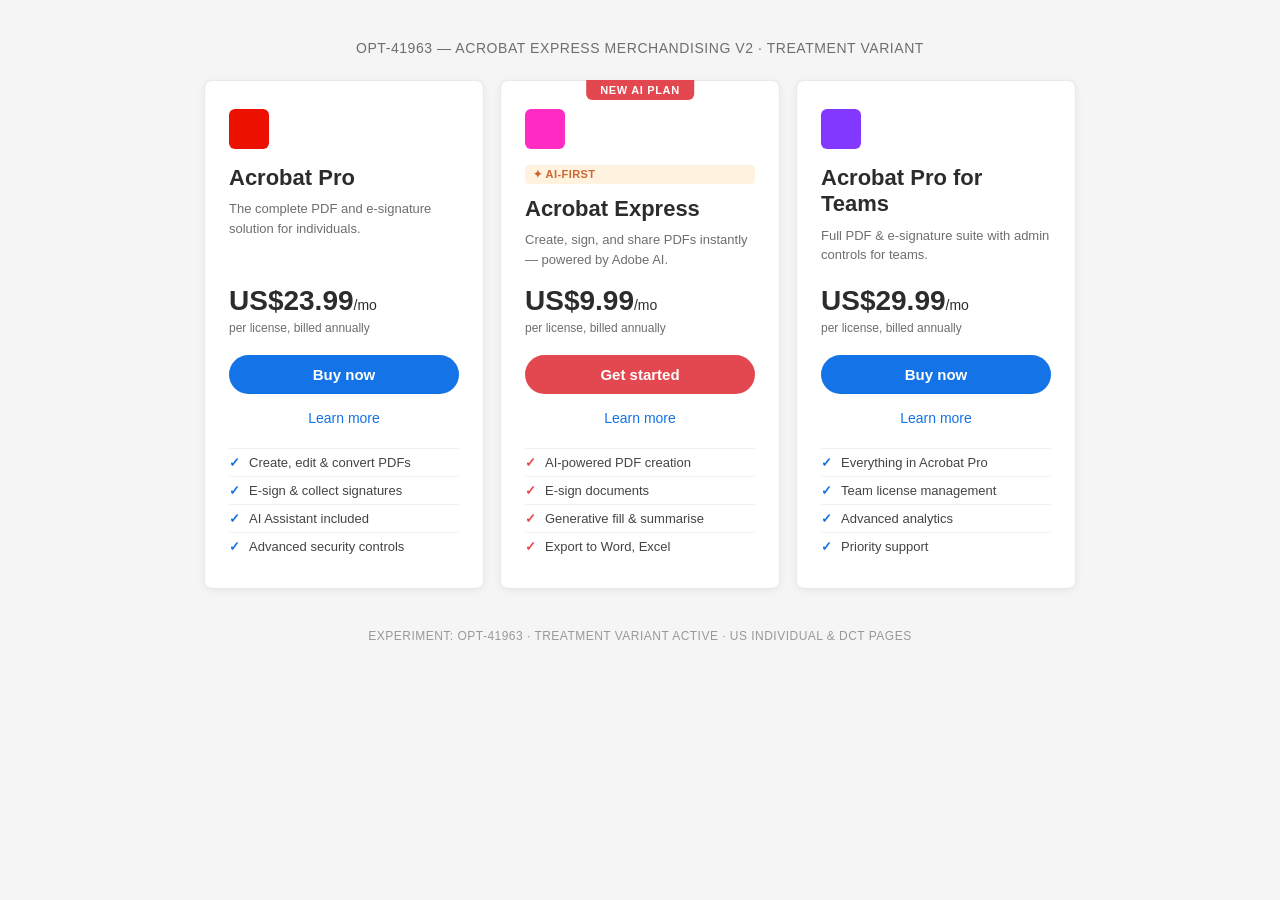
<file: libs/blocks/merch/opt-41963/index.html>
<!DOCTYPE html>
<html lang="en">
<head>
  <meta charset="UTF-8">
  <meta name="viewport" content="width=device-width, initial-scale=1.0">
  <title>OPT-41963 — Acrobat Express Merchandising V2</title>
  <style>
    *, *::before, *::after { box-sizing: border-box; }
    body {
      font-family: 'Adobe Clean', adobe-clean, 'Source Sans Pro', -apple-system, BlinkMacSystemFont, 'Segoe UI', sans-serif;
      background: #f5f5f5;
      margin: 0;
      padding: 40px 24px;
      color: #2c2c2c;
    }
    h1 {
      font-size: 14px;
      color: #6e6e6e;
      font-weight: 400;
      margin: 0 0 24px;
      text-align: center;
      letter-spacing: .04em;
      text-transform: uppercase;
    }
    .pricing-cards {
      display: flex;
      gap: 16px;
      justify-content: center;
      flex-wrap: wrap;
      max-width: 1200px;
      margin: 0 auto;
    }
    .merch-card {
      background: #fff;
      border: 1px solid #e8e8e8;
      border-radius: 8px;
      padding: 28px 24px;
      width: 280px;
      display: flex;
      flex-direction: column;
      gap: 0;
      position: relative;
      box-shadow: 0 2px 8px rgba(0,0,0,.06);
    }
    .merch-card .badge {
      position: absolute;
      top: -1px;
      left: 50%;
      transform: translateX(-50%);
      background: #1473E6;
      color: #fff;
      font-size: 11px;
      font-weight: 700;
      padding: 4px 14px;
      border-radius: 0 0 6px 6px;
      letter-spacing: .06em;
      text-transform: uppercase;
      white-space: nowrap;
    }
    .merch-card.express .badge {
      background: #E34850;
    }
    .merch-card .product-icon {
      width: 40px;
      height: 40px;
      border-radius: 6px;
      margin-bottom: 16px;
    }
    .merch-card .card-title {
      font-size: 22px;
      font-weight: 700;
      margin: 0 0 8px;
      line-height: 1.2;
    }
    .merch-card .card-subtitle {
      font-size: 13px;
      color: #6e6e6e;
      margin: 0 0 16px;
      line-height: 1.5;
      flex: 1;
    }
    .merch-card .ai-label {
      display: inline-flex;
      align-items: center;
      gap: 4px;
      background: #FFF3E0;
      color: #C63;
      font-size: 11px;
      font-weight: 700;
      padding: 3px 8px;
      border-radius: 4px;
      margin-bottom: 12px;
      text-transform: uppercase;
      letter-spacing: .04em;
    }
    .merch-card .price {
      font-size: 28px;
      font-weight: 700;
      margin: 0 0 4px;
      color: #2c2c2c;
    }
    .merch-card .price-term {
      font-size: 12px;
      color: #6e6e6e;
      margin: 0 0 20px;
    }
    .merch-card .cta-primary {
      display: block;
      background: #1473E6;
      color: #fff;
      text-align: center;
      padding: 11px 20px;
      border-radius: 20px;
      font-size: 15px;
      font-weight: 700;
      text-decoration: none;
      margin-bottom: 10px;
      transition: background .15s;
      daa-lh: "Acrobat Express|card-cta";
    }
    .merch-card .cta-primary:hover { background: #0d66d0; }
    .merch-card.express .cta-primary { background: #E34850; }
    .merch-card.express .cta-primary:hover { background: #c9252d; }
    .merch-card .cta-secondary {
      display: block;
      color: #1473E6;
      text-align: center;
      font-size: 14px;
      text-decoration: none;
      padding: 6px;
    }
    .merch-card .features {
      list-style: none;
      padding: 0;
      margin: 16px 0 0;
      font-size: 13px;
      color: #444;
    }
    .merch-card .features li {
      padding: 6px 0;
      border-top: 1px solid #f0f0f0;
      padding-left: 20px;
      position: relative;
    }
    .merch-card .features li::before {
      content: '✓';
      position: absolute;
      left: 0;
      color: #1473E6;
      font-weight: 700;
    }
    .merch-card.express .features li::before { color: #E34850; }
    .section-label {
      text-align: center;
      font-size: 12px;
      color: #999;
      margin: 40px 0 12px;
      letter-spacing: .04em;
      text-transform: uppercase;
    }
    /* Acrobat product colours */
    .icon-acrobat { background: #EB1000; }
    .icon-express { background: #FF2BC2; }
    .icon-studio  { background: #8338FF; }
    @media (max-width: 600px) {
      .pricing-cards { flex-direction: column; align-items: center; }
      .merch-card { width: 100%; max-width: 340px; }
    }
  </style>
</head>
<body>
  <h1>OPT-41963 — Acrobat Express Merchandising V2 · Treatment variant</h1>

  <div class="pricing-cards" daa-lh="Acrobat Pricing|pricing-cards">

    <!-- Acrobat Pro card (control, unchanged) -->
    <div class="merch-card" daa-lh="Acrobat Pro|merch-card">
      <div class="product-icon icon-acrobat" aria-hidden="true"></div>
      <div class="card-title">Acrobat Pro</div>
      <div class="card-subtitle">
        The complete PDF and e-signature solution for individuals.
      </div>
      <div class="price">US$23.99<span style="font-size:14px;font-weight:400">/mo</span></div>
      <div class="price-term">per license, billed annually</div>
      <a class="cta-primary" href="https://commerce.adobe.com/store/buy/acrobat/pro" daa-ll="Buy now|acrobat-pro-cta">Buy now</a>
      <a class="cta-secondary" href="/acrobat/pro" daa-ll="Learn more|acrobat-pro-secondary">Learn more</a>
      <ul class="features">
        <li>Create, edit &amp; convert PDFs</li>
        <li>E-sign &amp; collect signatures</li>
        <li>AI Assistant included</li>
        <li>Advanced security controls</li>
      </ul>
    </div>

    <!-- Acrobat Express card (OPT-41963 treatment — new AI-first entry plan) -->
    <div class="merch-card express" daa-lh="Acrobat Express|merch-card">
      <div class="badge">New AI Plan</div>
      <div class="product-icon icon-express" aria-hidden="true"></div>
      <span class="ai-label">✦ AI-first</span>
      <div class="card-title">Acrobat Express</div>
      <div class="card-subtitle">
        Create, sign, and share PDFs instantly — powered by Adobe AI.
      </div>
      <div class="price">US$9.99<span style="font-size:14px;font-weight:400">/mo</span></div>
      <div class="price-term">per license, billed annually</div>
      <a class="cta-primary" href="https://commerce.adobe.com/store/buy/acrobat/express" daa-ll="Get started|acrobat-express-cta">Get started</a>
      <a class="cta-secondary" href="/acrobat/express" daa-ll="Learn more|acrobat-express-secondary">Learn more</a>
      <ul class="features">
        <li>AI-powered PDF creation</li>
        <li>E-sign documents</li>
        <li>Generative fill &amp; summarise</li>
        <li>Export to Word, Excel</li>
      </ul>
    </div>

    <!-- Acrobat Pro for Teams / Studio card (control, unchanged) -->
    <div class="merch-card" daa-lh="Acrobat Studio|merch-card">
      <div class="product-icon icon-studio" aria-hidden="true"></div>
      <div class="card-title">Acrobat Pro for Teams</div>
      <div class="card-subtitle">
        Full PDF &amp; e-signature suite with admin controls for teams.
      </div>
      <div class="price">US$29.99<span style="font-size:14px;font-weight:400">/mo</span></div>
      <div class="price-term">per license, billed annually</div>
      <a class="cta-primary" href="https://commerce.adobe.com/store/buy/acrobat/teams" daa-ll="Buy now|acrobat-studio-cta">Buy now</a>
      <a class="cta-secondary" href="/acrobat/teams" daa-ll="Learn more|acrobat-studio-secondary">Learn more</a>
      <ul class="features">
        <li>Everything in Acrobat Pro</li>
        <li>Team license management</li>
        <li>Advanced analytics</li>
        <li>Priority support</li>
      </ul>
    </div>

  </div>

  <p class="section-label">Experiment: OPT-41963 · Treatment variant active · US Individual &amp; DCT pages</p>
</body>
</html>
</file>
